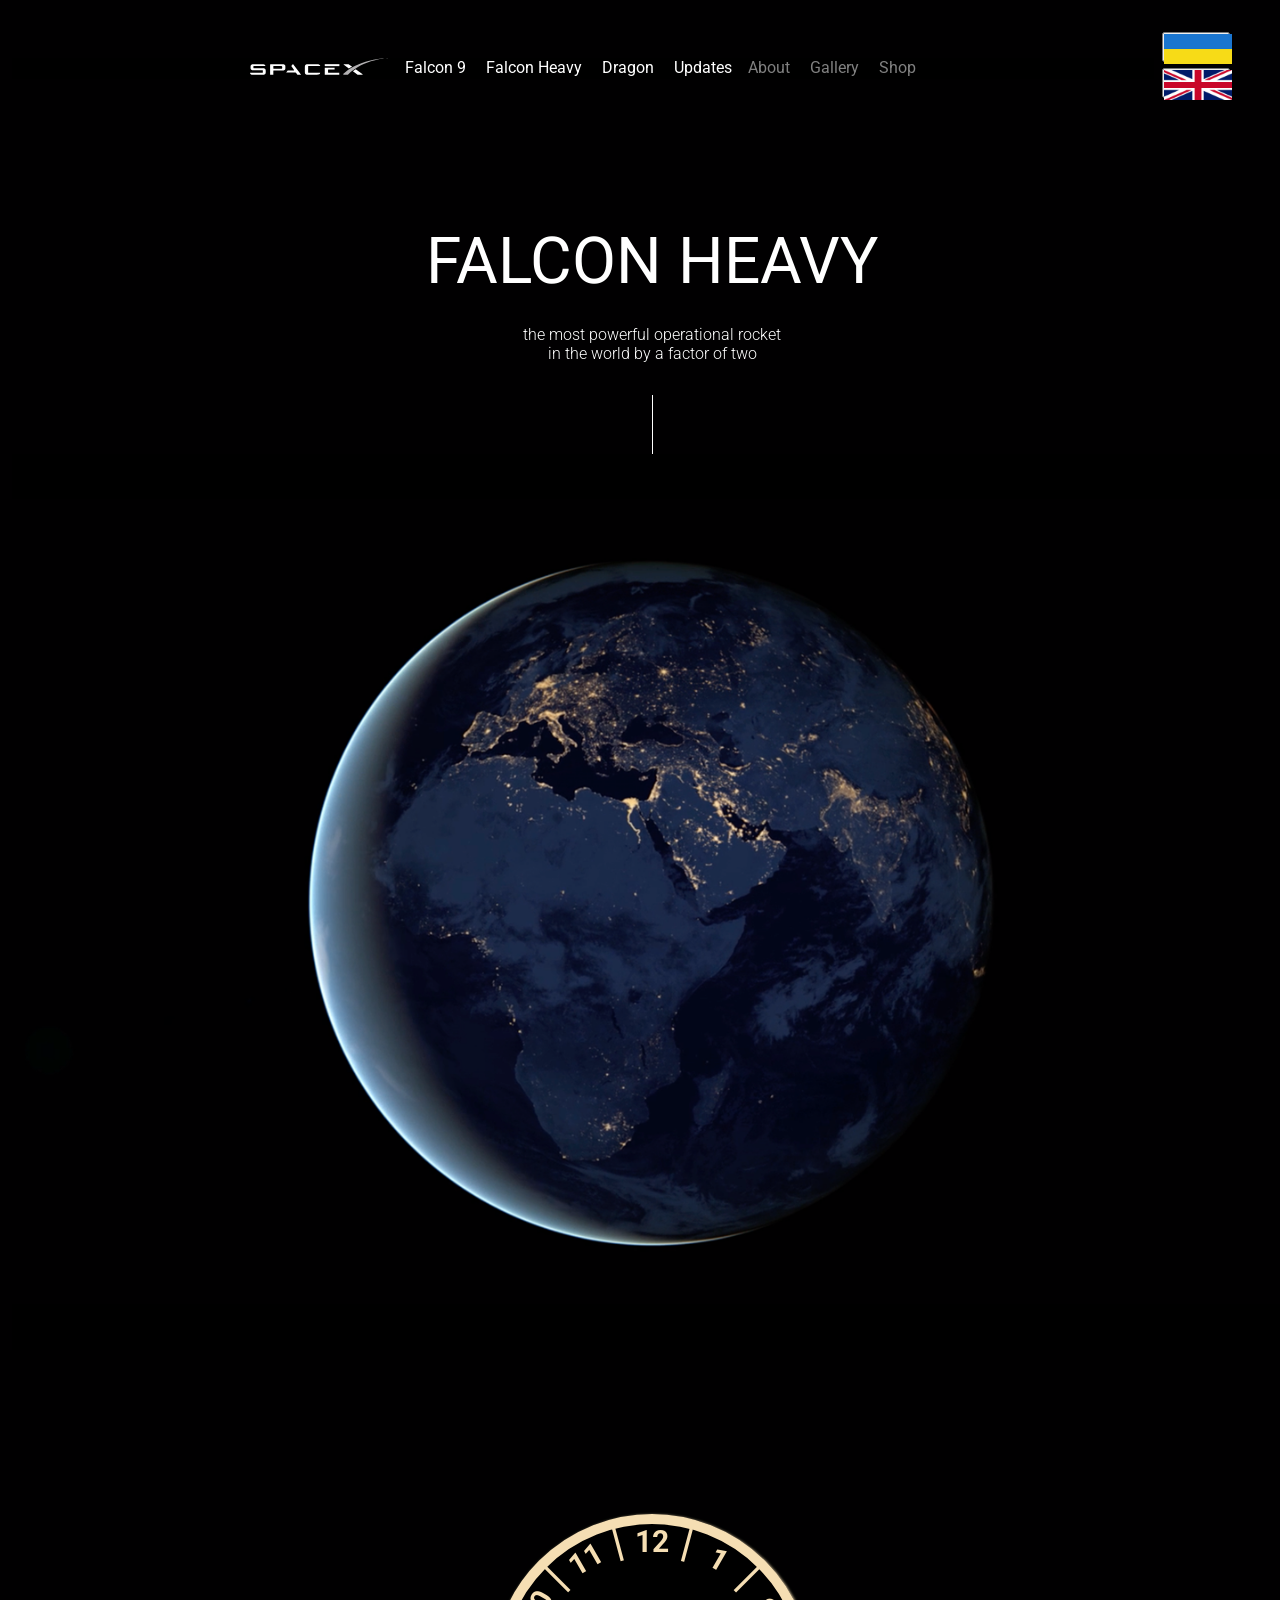
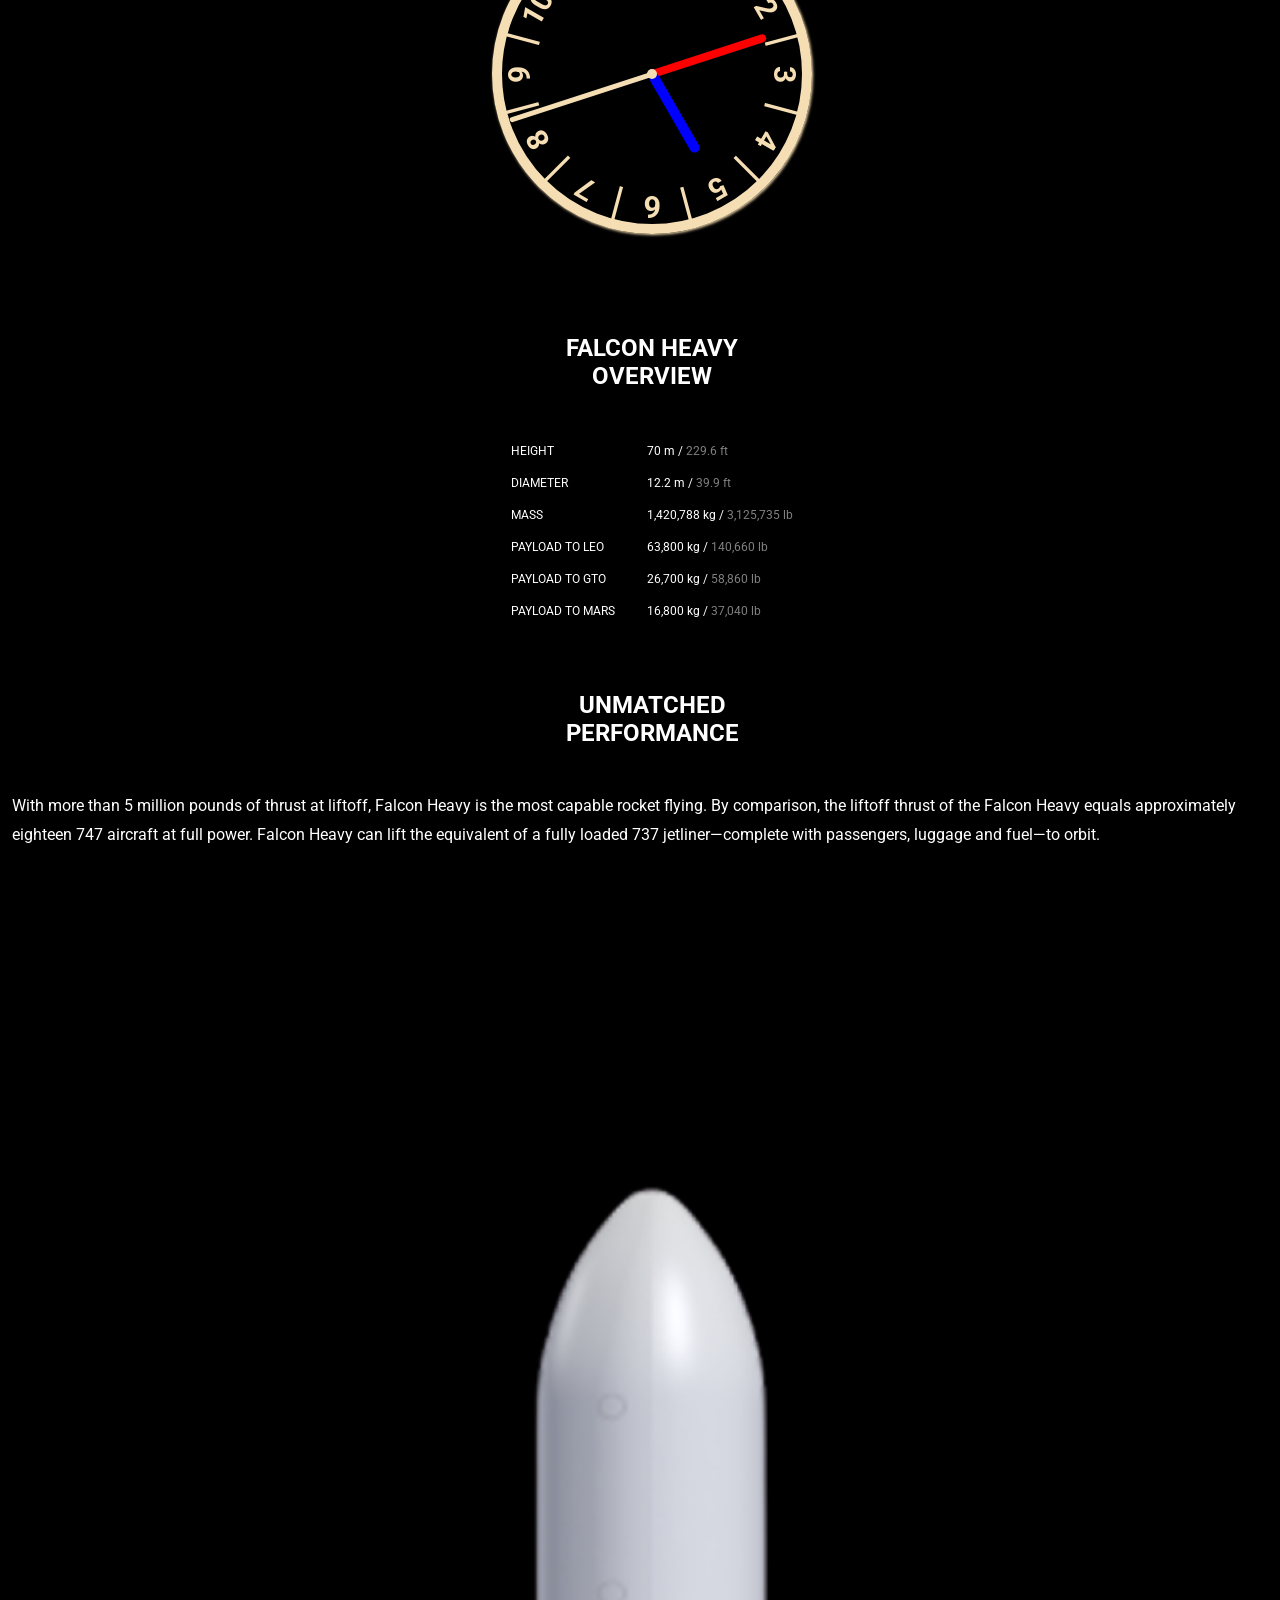
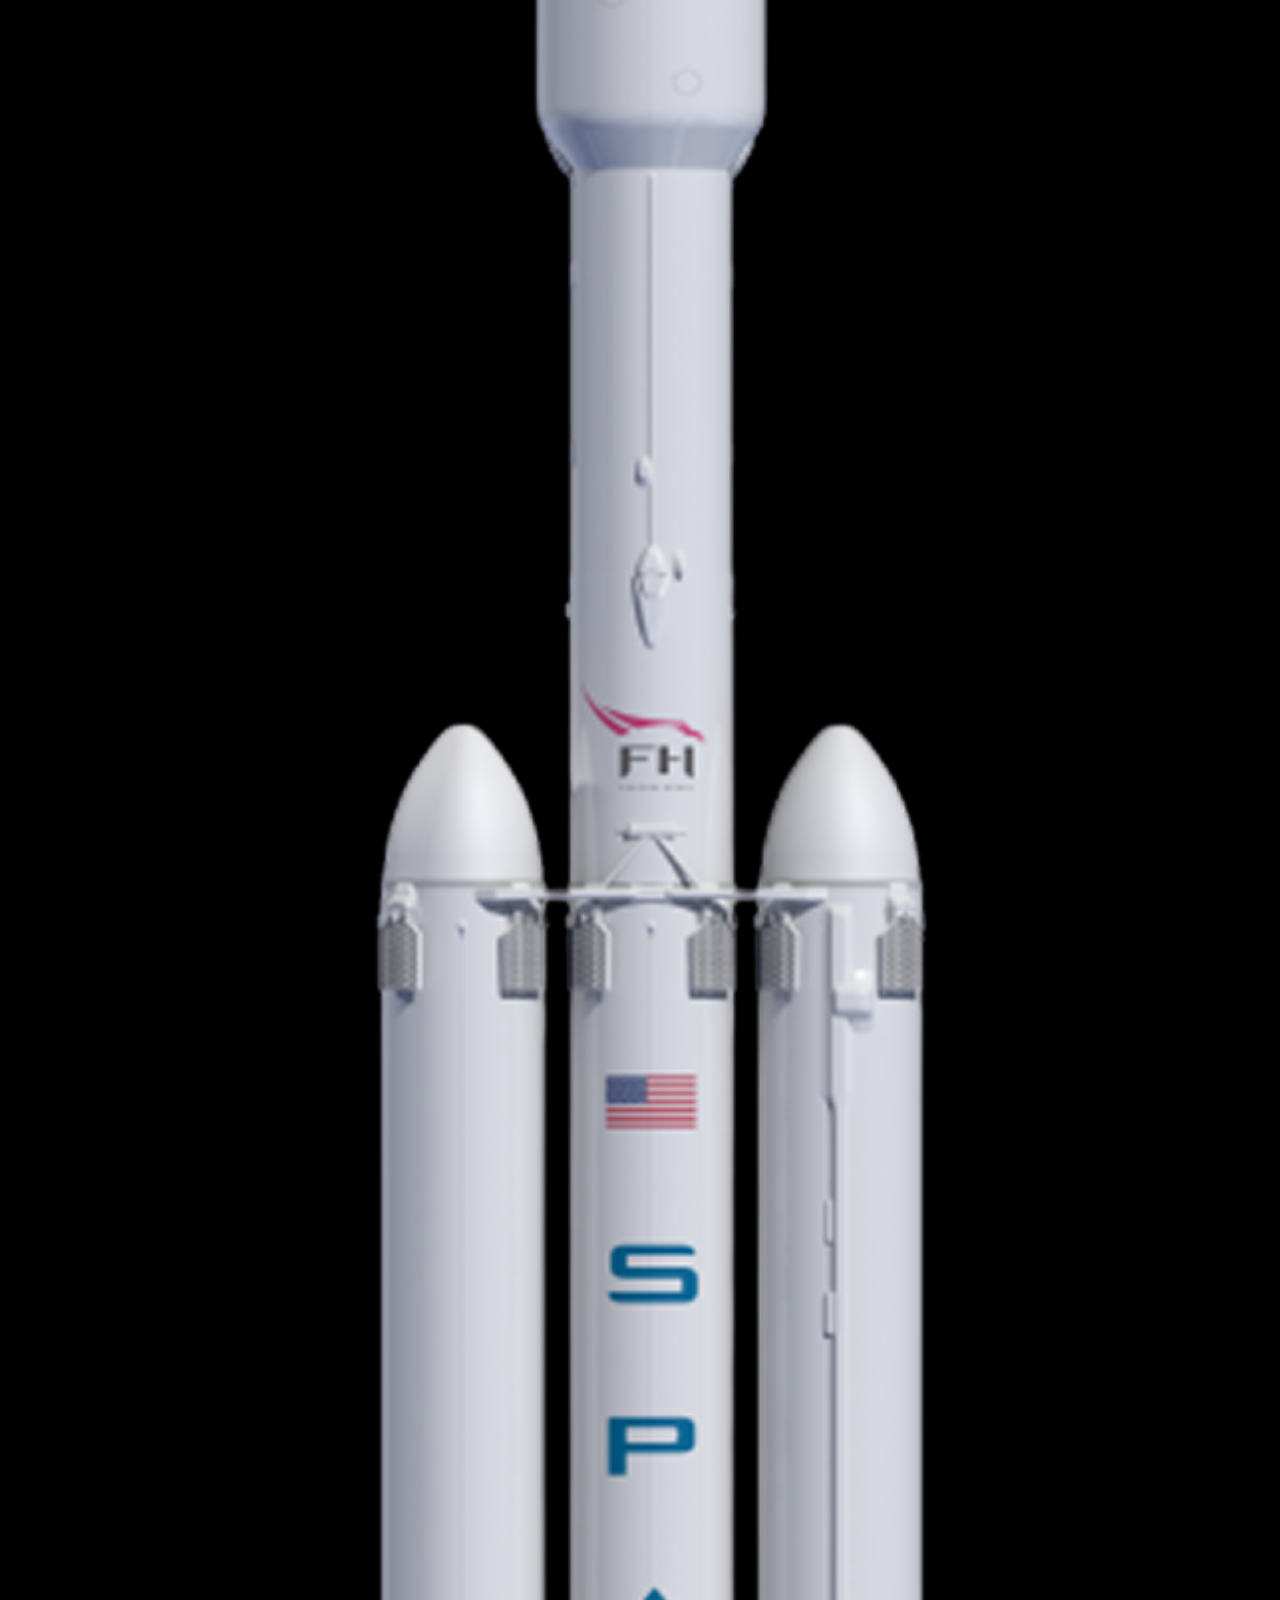
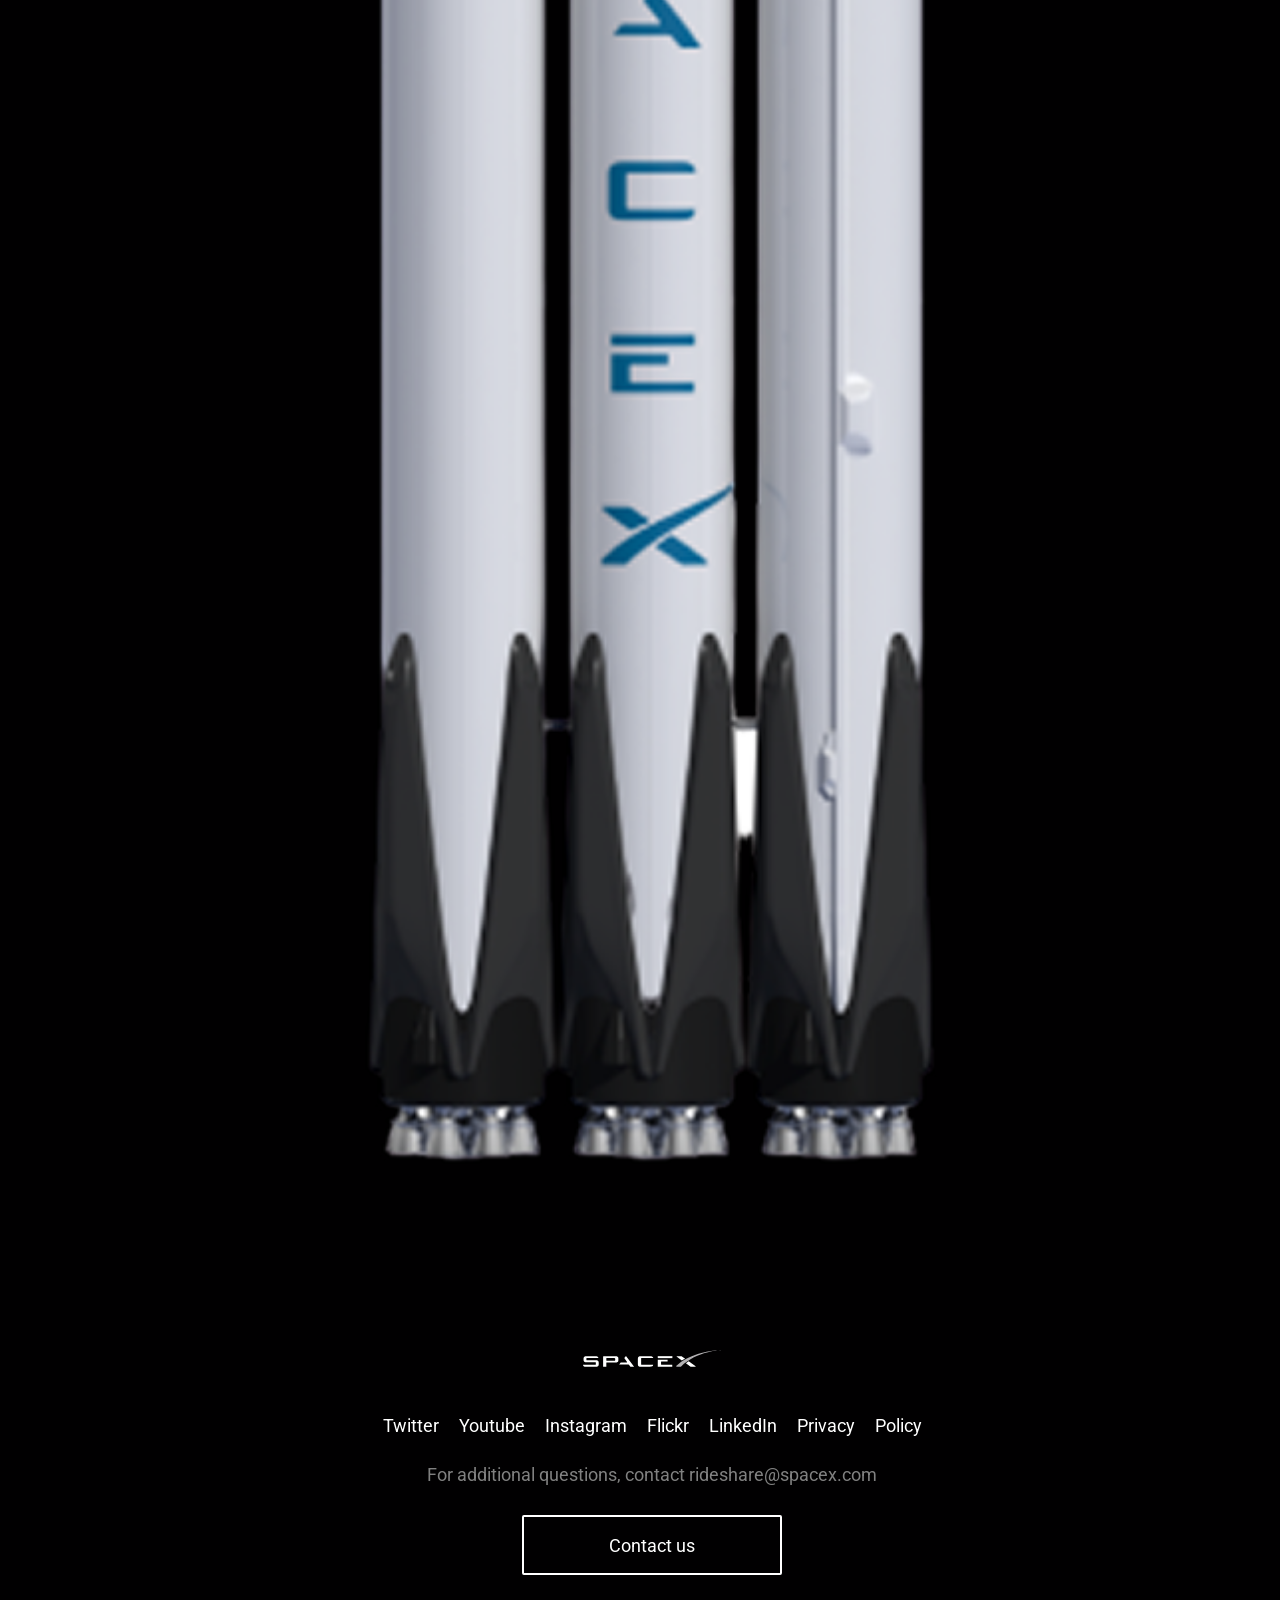
<file: index.html>
<!DOCTYPE html>
<html lang="en">

<head>
  <meta charset="UTF-8">
  <meta name="viewport" content="width=device-width, initial-scale=1.0">
  <title>project1🚀</title>
  <link rel="stylesheet" href="style.css">
  <link rel="stylesheet" href="media.css">
  <link rel="shortcut icon" href="cat.png" type="image/x-icon">
</head>

<body>
  <div class="space-loader">
    <div id="stars" class="stars"></div>
    <div class="orbit"></div>
    <div class="ring"></div>
    <div class="planet"></div>
    <div class="satellite"></div>
  </div>
  <div class="container">
    <header class="header">
      <div class="header-content">
        <a href="index.html">
          <img class="logo" src="logo.svg" alt="logo.svg" />
        </a>
        <ul class="nav">
          <li class="nav-item"><a href="#falcon-9" class="nav-link target">Falcon 9</a></li>
          <li class="nav-item"><a href="#falcon-heavy" class="nav-link target">Falcon Heavy</a></li>
          <li class="nav-item"><a href="#dragon" class="nav-link target">Dragon</a></li>
          <li class="nav-item"><a href="#updates" class="nav-link target">Updates</a></li>
        </ul>
        <ul class="nav">
          <li class="nav-item"><a href="#updates" class="nav-link gray-link target">About</a></li>
          <li class="nav-item"><a href="#updates" class="nav-link gray-link target">Gallery</a></li>
          <li class="nav-item"><a href="#updates" class="nav-link gray-link target">Shop</a></li>
        </ul>
      </div>
      <div>
        <button class="translate-buttons" onclick="translateToUk()">
          <img src="Ukraine.png" alt="Ukraine.png"></img>
        </button>
        <button class="translate-buttons" onclick="translateToEn()">
          <img src="UK.png" alt="UK.png"></img>
        </button>
      </div>
    </header>
    <!-- /header -->
    <main class="main">
      <div class="heading">
        <h1 class="heading1 target">FALCON HEAVY</h1>
        <h4 class="heading4 target">the most powerful operational rocket in the world by a factor of two</h4>
        <img class="Line" src="Line.png" alt="Line.png">
        <img class="earth" src="earth.png" alt="earth.png">
      </div>
      <div id="falcon-heavy" class="falcon-overwiew">
        <h3 class="overwiew-title">
          <div class="clock">
            <div class="number">1</div>
            <div class="number">2</div>
            <div class="number">3</div>
            <div class="number">4</div>
            <div class="number">5</div>
            <div class="number">6</div>
            <div class="number">7</div>
            <div class="number">8</div>
            <div class="number">9</div>
            <div class="number">10</div>
            <div class="number">11</div>
            <div class="number">12</div>

            <div class="line">|</div>
            <div class="line">|</div>
            <div class="line">|</div>
            <div class="line">|</div>
            <div class="line">|</div>

            <div class="line">|</div>
            <div class="line">|</div>
            <div class="line">|</div>
            <div class="line">|</div>
            <div class="line">|</div>

            <div class="line">|</div>
            <div class="line">|</div>

            <div class="sec"></div>
            <div class="min"></div>
            <div class="hour"></div>
            <div class="center"></div>
          </div>
          Falcon Heavy <br>Overview
        </h3>
        <div class="overview-text">
          <ul class="falcon-parameters left-col">
            <li class="falcon-parameters-item target">HEIGHT</li>
            <li class="falcon-parameters-item target">DIAMETER</li>
            <li class="falcon-parameters-item target">MASS</li>
            <li class="falcon-parameters-item target">PAYLOAD TO LEO</li>
            <li class="falcon-parameters-item target">PAYLOAD TO GTO </li>
            <li class="falcon-parameters-item target">PAYLOAD TO MARS</li>
          </ul>
          <ul class="falcon-parameters right-col">
            <li class="falcon-parameters-item target">70 m / <span class="ft">229.6 ft</span></li>
            <li class="falcon-parameters-item target">12.2 m / <span class="ft">39.9 ft</span></li>
            <li class="falcon-parameters-item target">1,420,788 kg / <span class="ft">3,125,735 lb</span></li>
            <li class="falcon-parameters-item target">63,800 kg / <span class="ft">140,660 lb</span></li>
            <li class="falcon-parameters-item target">26,700 kg / <span class="ft">58,860 lb</span></li>
            <li class="falcon-parameters-item target">16,800 kg / <span class="ft">37,040 lb</span></li>
          </ul>
        </div>
      </div>

      <div class="unmatched-performance">
        <h3 class="overwiew-title target">UNMATCHED <br>PERFORMANCE</h3>
        <p class="text target">With more than 5 million pounds of thrust at liftoff,
          Falcon Heavy is the most capable rocket flying. By comparison,
          the liftoff thrust of the Falcon Heavy equals approximately
          eighteen 747 aircraft at full power. Falcon Heavy can lift
          the equivalent of a fully loaded 737 jetliner—complete with
          passengers, luggage and fuel—to orbit.</p>
      </div>
    </main>
    <!-- /main -->
    <section class="falcon">
      <img id="falcon-9" class="rocket" src="rocket.png" alt="rocket.png">
    </section>
    <!-- /falcon -->
    <footer id="updates" class="footer">
      <a href="index.html">
        <img class="footer-logo" src="logo.svg" alt="logo.svg" />
      </a>
      <ul class="footer-nav">
        <li><a href="#top" class="footer-nav-link target">Twitter</a></li>
        <li><a href="#top" class="footer-nav-link target">Youtube</a></li>
        <li><a href="#top" class="footer-nav-link target">Instagram</a></li>
        <li><a href="#top" class="footer-nav-link target">Flickr</a></li>
        <li><a href="#top" class="footer-nav-link target">LinkedIn</a></li>
        <li><a href="#top" class="footer-nav-link target">Privacy</a></li>
        <li><a href="#top" class="footer-nav-link target">Policy</a></li>
      </ul>
      <p class="contact target">For additional questions, contact <a
          href="mailto=rideshare@spacex.com">rideshare@spacex.com</a></p>
      <button id="dragon" class="contact-us target">Contact us</button>
    </footer>
    <!-- /footer -->
  </div>
  <script src="script.js"></script>
</body>

</html>
</file>
<file: style.css>
@import url('https://fonts.googleapis.com/css2?family=Roboto:ital,wdth,wght@0,75..100,100..900;1,75..100,100..900&display=swap');

* {
  margin: 0;
  padding: 0;
  font-family: Roboto;
  user-select: none;
}

html {
  scroll-behavior: smooth;
  background: #010001
}

.body {
  background: #010001;
  overflow-x: hidden;
  display: flex;
  justify-content: center;
  align-items: center;
  height: 100vh;
}

/* From Uiverse.io by IsaiahAltDelete */
.space-loader {
  position: absolute;
  left: calc(50% - 100px);
  top: calc(50% - 100px);
  width: 200px;
  height: 200px;
  background-color: #000;
  border-radius: 50%;
  overflow: hidden;
  box-shadow: 0 0 30px rgba(255, 255, 255, 0.1);
}

.planet {
  width: 80px;
  height: 80px;
  background: radial-gradient(circle at 30% 30%, #fff, #888);
  border-radius: 50%;
  position: absolute;
  top: 50%;
  left: 50%;
  transform: translate(-50%, -50%);
  box-shadow: 0 0 20px rgba(255, 255, 255, 0.3);
}

.ring {
  width: 120px;
  height: 120px;
  border: 4px solid rgba(255, 255, 255, 0.3);
  border-radius: 50%;
  position: absolute;
  top: 50%;
  left: 50%;
  transform: translate(-50%, -50%) rotateX(75deg) rotateY(15deg);
  animation: rotate 12s linear infinite;
}

.orbit {
  width: 160px;
  height: 160px;
  border: 1px dashed rgba(255, 255, 255, 0.3);
  border-radius: 50%;
  position: absolute;
  top: 50%;
  left: 50%;
  transform: translate(-50%, -50%);
}

.satellite {
  width: 10px;
  height: 10px;
  background-color: #fff;
  border-radius: 50%;
  position: absolute;
  top: 50%;
  left: 50%;
  transform: translate(-50%, -50%);
  animation: orbit 8s linear infinite;
}

.stars {
  width: 100%;
  height: 100%;
  position: absolute;
  animation: twinkle 4s ease-in-out infinite;
}

.star {
  position: absolute;
  background-color: #fff;
  border-radius: 50%;
}

@keyframes rotate {
  0% {
    transform: translate(-50%, -50%) rotateX(75deg) rotateY(15deg) rotate(0deg);
  }

  100% {
    transform: translate(-50%, -50%) rotateX(75deg) rotateY(15deg) rotate(360deg);
  }
}

@keyframes orbit {
  0% {
    transform: rotate(0deg) translateX(80px) rotate(0deg);
  }

  100% {
    transform: rotate(360deg) translateX(80px) rotate(-360deg);
  }
}

@keyframes twinkle {

  0%,
  100% {
    opacity: 0.3;
  }

  50% {
    opacity: 0.8;
  }
}


.container {
  display: none;
  width: 1440px;
  height: 3559px;
  background: #010001;
  margin: 0 auto;
}

.header {
  display: flex;
  justify-content: center;
  align-items: center;
  height: 123px;
  gap: 8px;
}

.header-content {
  display: flex;
  justify-content: space-between;
  width: 1230px;
  height: 17px;
  background: #000000;
}

.nav {
  display: flex;
  gap: 20px;
  list-style: none;
}

.nav-link {
  text-decoration: none;
  font-family: Roboto;
  font-weight: 12px;
  line-height: 100%;
  letter-spacing: 0%;
  color: white
}

.gray-link {
  color: gray;
}

.translate-buttons {
  width: 68px;
  height: 30px;
  cursor: pointer;

  & img {
    width: 68px;
    height: 30px;
  }
}

.main {
  height: 1250px;
}

.heading {
  font-family: Roboto;
  letter-spacing: 0%;
  text-align: center;
  color: white;
  display: flex;
  flex-direction: column;
  align-items: center;

}

.heading1 {
  font-size: 64px;
  font-weight: 400;
  padding-top: 120px;
}

.heading4 {
  font-size: 16px;
  font-weight: 300;
  width: 268px;
  padding-top: 26px;
  padding-bottom: 32px;
}

.earth {
  width: 100%;
  animation: visible 2s ease-out forwards;
  animation-timeline: scroll(root block);
  margin: 0 auto;
  width: 90%;
  display: block;
  background: #000;
}

@keyframes visible {
  0% {
    transform: scale(0.5) rotate(-5deg);
    opacity: 0;
  }

  100% {
    transform: scale(1) rotate(5deg);
    opacity: 1;
  }
}

.falcon-overwiew {
  margin-left: 149px;
  color: white;
  width: 603px;
  margin-bottom: 218px;
  margin-top: 492px;
}

.overwiew-title {
  font-size: 24px;
  text-transform: uppercase;
  padding-bottom: 45px;
}

.clock {
  font-size: 10px;
  position: relative;
  display: flex;
  justify-content: center;
  align-items: center;
  width: 300px;
  height: 300px;
  border-radius: 50%;
  background-image: url(fone.png);
  background-position: center;
  background-repeat: no-repeat;
  background-size: cover;

  border: 10px solid wheat;
  margin: 100px;
  box-shadow: 1px 1px 3px wheat;
}

.number,
.line {
  display: flex;
  justify-content: center;
  width: 300px;
  height: 300px;
  position: absolute;
  font-size: 3em;
  color: wheat;
  text-shadow: 1px 1px 3px black;
}

.line {
  line-height: 30px;
  text-shadow: none;
}

.sec,
.min,
.hour {
  position: absolute;
  transform-origin: 50% 100%;
  border-radius: 5px;
}

.center {
  position: absolute;
  width: 10px;
  height: 10px;
  background: wheat;
  border-radius: 50%;
}

.sec {
  height: 50%;
  width: 5px;
  background: wheat;
  margin-top: -50%;
}

.min {
  height: 40%;
  width: 7.5px;
  background: red;
  margin-top: -40%;
}

.hour {
  height: 30%;
  width: 10px;
  background: blue;
  margin-top: -30%;
}

.number:nth-child(1) {
  transform: rotate(30deg);
}

.number:nth-child(2) {
  transform: rotate(60deg);
}

.number:nth-child(3) {
  transform: rotate(90deg);
}

.number:nth-child(4) {
  transform: rotate(120deg);
}

.number:nth-child(5) {
  transform: rotate(150deg);
}

.number:nth-child(6) {
  transform: rotate(180deg);
}

.number:nth-child(7) {
  transform: rotate(210deg);
}

.number:nth-child(8) {
  transform: rotate(240deg);
}

.number:nth-child(9) {
  transform: rotate(270deg);
}

.number:nth-child(10) {
  transform: rotate(300deg);
}

.number:nth-child(11) {
  transform: rotate(330deg);
}

.number:nth-child(12) {
  transform: rotate(360deg);
}

.line:nth-child(13) {
  transform: rotate(15deg);
}

.line:nth-child(14) {
  transform: rotate(45deg);
}

.line:nth-child(15) {
  transform: rotate(75deg);
}

.line:nth-child(16) {
  transform: rotate(105deg);
}

.line:nth-child(17) {
  transform: rotate(135deg);
}

.line:nth-child(18) {
  transform: rotate(165deg);
}

.line:nth-child(19) {
  transform: rotate(195deg);
}

.line:nth-child(20) {
  transform: rotate(225deg);
}

.line:nth-child(21) {
  transform: rotate(255deg);
}

.line:nth-child(22) {
  transform: rotate(285deg);
}

.line:nth-child(23) {
  transform: rotate(315deg);
}

.line:nth-child(24) {
  transform: rotate(345deg);
}

.line {
  font-size: 40px;
  color: wheat;
}

.overview-text {
  display: flex;
  column-gap: 120px;
}

.falcon-parameters {
  list-style: none;
  line-height: 180%;
}

.ft {
  color: #808080;
}

.unmatched-performance {
  margin-left: 149px;
  color: white;
  width: 603px;
  margin-bottom: 218px;
}

.text {
  font-size: 16px;
  font-weight: 400;
  line-height: 180%;
}

.falcon {
  margin-bottom: 183px;
}

.rocket {
  margin-left: 50%;
  animation: visible 2s ease-out forwards;
  animation-timeline: scroll(root block);
}

@keyframes visible {
  0% {
    transform: scale(0.5) rotate(5deg);
    opacity: 0;
  }

  100% {
    transform: scale(1) rotate(1deg);
    opacity: 1;
  }
}

.footer {
  display: flex;
  flex-direction: column;
  align-items: center;
  color: white;
  font-size: 18px;
  font-weight: 400;
}

.footer-logo {
  margin-bottom: 44px;
}

.footer-nav {
  display: flex;
  gap: 20px;
  list-style: none;
  margin-bottom: 28px;
}

.footer-nav-link {
  text-decoration: none;
  line-height: 100%;
  letter-spacing: 0%;
  color: white
}

.contact {
  color: #808080;
  margin-bottom: 30px;
}

.contact>a {
  color: #808080;
  text-decoration: none;
}

.contact-us {
  width: 260px;
  height: 60px;
  border: 2px solid white;
  border-radius: 2px;
  font-size: 18px;
  font-weight: 400;
  color: white;
  background-color: transparent;
}
</file>
<file: media.css>
@media screen and (max-width: 768px) {

  .container {
    display: block;
    width: 100%;
    height: auto;
    padding: 32px 12px;
  }

  .header {
    height: auto;
  }

  .header-content {
    display: flex;
    justify-content: center;
    flex-wrap: wrap;
    gap: 16px;
    height: auto;
  }

  .main {
    height: auto;
  }

  .earth {
    width: 100%;
  }

  .falcon-overwiew {
    margin-left: 0;
    width: 100%;
    margin-bottom: 64px;
    margin-top: 64px;
    display: flex;
    flex-direction: column;
    justify-content: center;
    align-items: center;
  }

  .overview-text {
    column-gap: 32px;
    font-size: 12px;
  }

  .falcon-parameters {
    line-height: 32px;
  }

  .unmatched-performance {
    margin-left: 0;
    width: 100%;
  }

  .overwiew-title {
    text-align: center;
  }

  .falcon {
    margin-bottom: 64px;
  }

  .rocket {
    margin-left: 0;
    width: 100%;
  }

  .footer {
    text-align: center;
  }

  .footer-logo {
    margin-bottom: 44px;
  }

  .footer-nav {
    flex-wrap: wrap;
    justify-content: center;
  }
}

@media screen and (max-width: 1440px) {
  .container {
    display: block;
    width: 100%;
    height: auto;
    padding: 32px 12px;
  }

  .header {
    height: auto;
  }

  .header-content {
    display: flex;
    justify-content: center;
    flex-wrap: wrap;
    gap: 16px;
    height: auto;
  }

  .main {
    height: auto;
  }

  .earth {
    width: 100%;
  }

  .falcon-overwiew {
    margin-left: 0;
    width: 100%;
    margin-bottom: 64px;
    margin-top: 64px;
    display: flex;
    flex-direction: column;
    justify-content: center;
    align-items: center;
  }

  .overview-text {
    column-gap: 32px;
    font-size: 12px;
  }

  .falcon-parameters {
    line-height: 32px;
  }

  .unmatched-performance {
    margin-left: 0;
    width: 100%;
  }

  .overwiew-title {
    text-align: center;
  }

  .falcon {
    margin-bottom: 64px;
  }

  .rocket {
    margin-left: 0;
    width: 100%;
  }

  .footer {
    text-align: center;
  }

  .footer-logo {
    margin-bottom: 44px;
  }

  .footer-nav {
    flex-wrap: wrap;
    justify-content: center;
  }
}
</file>
